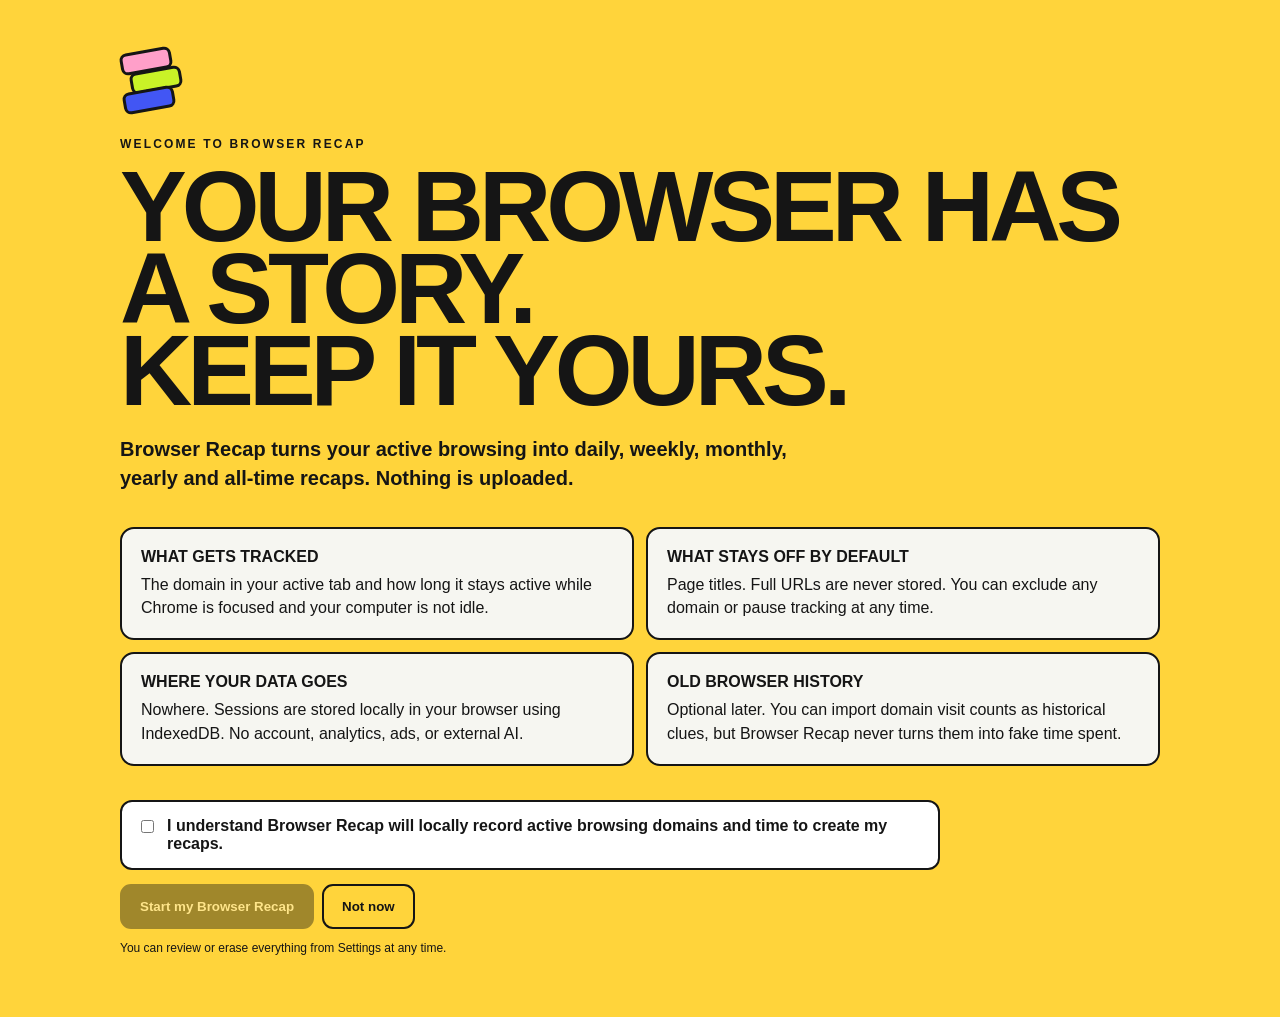
<file: onboarding/index.html>
<!doctype html><html lang="en"><head><meta charset="utf-8"><meta name="viewport" content="width=device-width,initial-scale=1"><title>Welcome to Browser Recap</title><link rel="stylesheet" href="onboarding.css"></head><body><main><div class="logo"><span></span><span></span><span></span></div><div class="eyebrow">WELCOME TO BROWSER RECAP</div><h1>Your browser has a story.<br>Keep it yours.</h1><p class="lead">Browser Recap turns your active browsing into daily, weekly, monthly, yearly and all-time recaps. Nothing is uploaded.</p><section class="grid"><article><b>What gets tracked</b><p>The domain in your active tab and how long it stays active while Chrome is focused and your computer is not idle.</p></article><article><b>What stays off by default</b><p>Page titles. Full URLs are never stored. You can exclude any domain or pause tracking at any time.</p></article><article><b>Where your data goes</b><p>Nowhere. Sessions are stored locally in your browser using IndexedDB. No account, analytics, ads, or external AI.</p></article><article><b>Old browser history</b><p>Optional later. You can import domain visit counts as historical clues, but Browser Recap never turns them into fake time spent.</p></article></section><label class="consent"><input id="agree" type="checkbox"> I understand Browser Recap will locally record active browsing domains and time to create my recaps.</label><button id="start" disabled>Start my Browser Recap</button><button id="not-now" class="ghost">Not now</button><p class="fine">You can review or erase everything from Settings at any time.</p></main><script type="module" src="onboarding.js"></script></body></html>
</file>
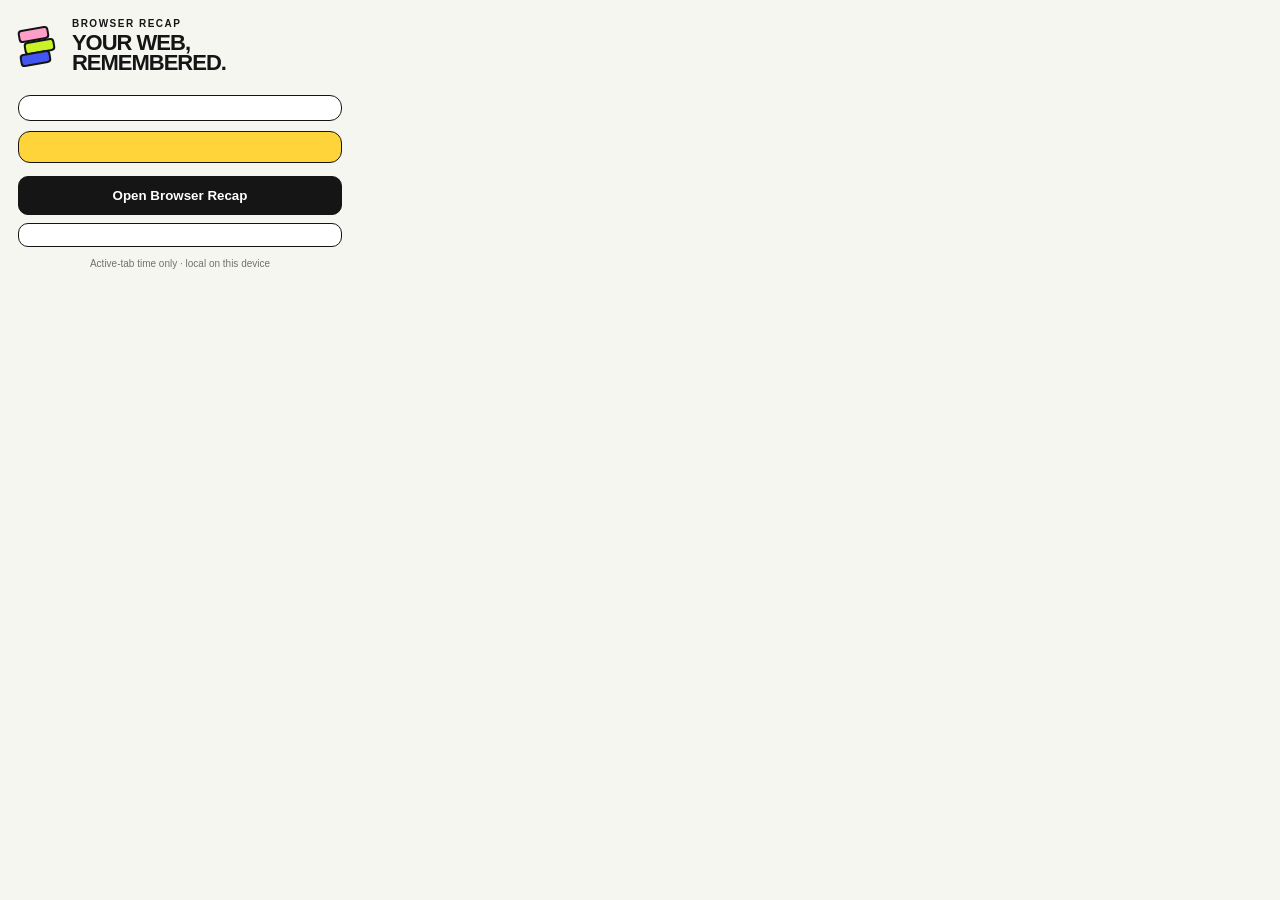
<file: popup/popup.html>
<!doctype html><html lang="en"><head><meta charset="utf-8"><meta name="viewport" content="width=device-width,initial-scale=1"><title>Browser Recap</title><link rel="stylesheet" href="popup.css"></head><body><main class="popup"><div class="top"><div class="mark"><i></i><i></i><i></i></div><div><div class="kicker">BROWSER RECAP</div><h1>Your web, remembered.</h1></div></div><section id="status" class="status"></section><section id="today" class="today"></section><button id="open" class="primary">Open Browser Recap</button><button id="tracking" class="secondary"></button><div class="fine">Active-tab time only · local on this device</div></main><script type="module" src="popup.js"></script></body></html>
</file>
<file: onboarding/onboarding.css>
:root{--paper:#f6f6f1;--ink:#151515;--yellow:#ffd43b;--acid:#c9f227;--red:#ff6038;--lilac:#aa9dff;--cobalt:#4256f4;font-family:Inter,"Segoe UI",Arial,sans-serif;color:var(--ink)}*{box-sizing:border-box}body{margin:0;background:var(--yellow);min-height:100vh;padding:50px 24px}main{max-width:1040px;margin:auto}.logo{position:relative;width:70px;height:62px;margin-bottom:25px}.logo span{position:absolute;width:52px;height:22px;border:3px solid var(--ink);border-radius:7px;transform:rotate(-10deg)}.logo span:nth-child(1){top:0;background:#ff9fc9}.logo span:nth-child(2){top:19px;left:10px;background:var(--acid)}.logo span:nth-child(3){top:39px;left:3px;background:var(--cobalt)}.eyebrow{font-weight:900;letter-spacing:.18em;font-size:12px}h1{font-family:"Arial Black",sans-serif;text-transform:uppercase;font-size:clamp(48px,8vw,100px);line-height:.82;letter-spacing:-5px;margin:14px 0 24px}.lead{max-width:720px;font-size:20px;line-height:1.45;font-weight:650}.grid{display:grid;grid-template-columns:repeat(2,1fr);gap:12px;margin:34px 0}.grid article{border:2px solid var(--ink);border-radius:14px;padding:19px;background:var(--paper)}.grid b{font-family:"Arial Black",sans-serif;text-transform:uppercase}.grid p{margin:7px 0 0;line-height:1.45}.consent{display:flex;gap:10px;align-items:flex-start;font-weight:750;max-width:820px;background:white;border:2px solid var(--ink);border-radius:12px;padding:15px}.consent input{margin-top:3px}button{border:2px solid var(--ink);border-radius:11px;padding:13px 18px;font-weight:900;margin-top:14px;cursor:pointer;background:var(--ink);color:white}button:disabled{opacity:.4;cursor:not-allowed}.ghost{background:transparent;color:var(--ink);margin-left:8px}.fine{font-size:12px}@media(max-width:700px){.grid{grid-template-columns:1fr}h1{letter-spacing:-3px}}
</file>
<file: popup/popup.css>
:root{--paper:#f6f6f1;--ink:#151515;--acid:#c9f227;--yellow:#ffd43b;--lilac:#aa9dff;--red:#ff6038;font-family:Inter,"Segoe UI",Arial,sans-serif;color:var(--ink)}*{box-sizing:border-box}body{margin:0;width:360px;background:var(--paper)}.popup{padding:18px}.top{display:flex;gap:13px;align-items:center}.mark{width:42px;height:42px;position:relative}.mark i{position:absolute;width:31px;height:13px;border:2px solid var(--ink);border-radius:4px;transform:rotate(-10deg)}.mark i:nth-child(1){background:#ff9fc9;top:1px}.mark i:nth-child(2){background:var(--acid);top:13px;left:6px}.mark i:nth-child(3){background:#4256f4;top:25px;left:2px}.kicker{font-size:10px;font-weight:900;letter-spacing:.15em}h1{font-family:"Arial Black",sans-serif;font-size:22px;line-height:.92;letter-spacing:-1px;text-transform:uppercase;margin:4px 0}.status{margin-top:18px;border:1px solid var(--ink);border-radius:12px;padding:12px 14px;font-size:12px;font-weight:800;background:white}.status.on{background:var(--acid)}.today{margin:10px 0;border:1px solid var(--ink);border-radius:12px;padding:15px;background:var(--yellow)}.today .big{font-family:"Arial Black",sans-serif;font-size:42px;letter-spacing:-2px;line-height:1}.today .small{font-size:12px;font-weight:800;margin-top:6px}.primary,.secondary{width:100%;border:1px solid var(--ink);border-radius:10px;padding:11px;font-weight:900;cursor:pointer}.primary{background:var(--ink);color:white;margin-top:3px}.secondary{background:white;margin-top:8px}.fine{text-align:center;color:#73736d;font-size:10px;margin-top:11px}
</file>
